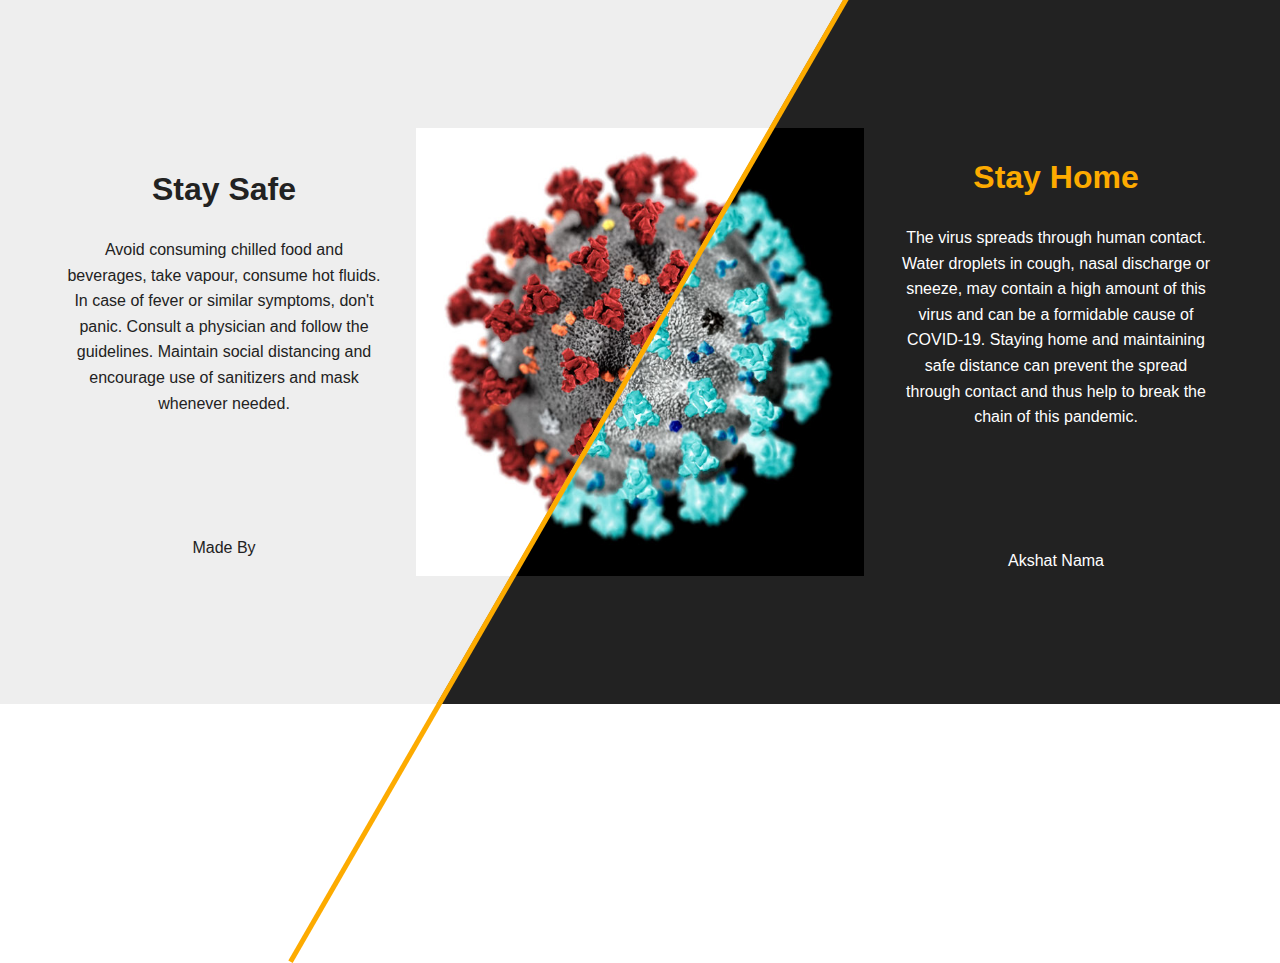
<file: index.html>
<!DOCTYPE html>
<html lang="en">
<head>
    <meta charset="UTF-8">
    <meta http-equiv="X-UA-Compatible" content="IE=edge">
    <meta name="viewport" content="width=device-width, initial-scale=1.0">
    <title>Precautions</title>
    <link rel="stylesheet" href="style.css">
</head>
<body>
  
    <section id="wrapper" class="skewed">
     
        <div class="layer bottom">
          <div class="content-wrap">
            
            <div class="content-body">
              <h1>Stay Home</h1>
              <p>The virus spreads through human contact. Water droplets in cough, nasal discharge or sneeze, may contain a high amount of this virus and can be a formidable cause of COVID-19. Staying home and maintaining safe distance can prevent the spread through contact and thus help to break the chain of this pandemic. </p>
              <br><br><br><br>Akshat Nama
            </div>
            <img src="c2.jpg" >
            
          </div>
          
        </div>
    
        <div class="layer top">
            <div class="content-wrap">
              <div class="content-body">
                <h1>Stay Safe</h1>
                <p>Avoid consuming chilled food and beverages, take vapour, consume hot fluids. In case of fever or similar symptoms, don't panic. Consult a physician and follow the guidelines. Maintain social distancing and encourage use of sanitizers and mask whenever needed. </p>
                <br><br><br><br>Made By 
              </div>
              <img src="c1.jpg" >
            </div>
          </div>
          
          <div class="handle">
        
          </div>
          
    </section>
          <script src="script.js">

          </script>
</body>
</html>
</file>
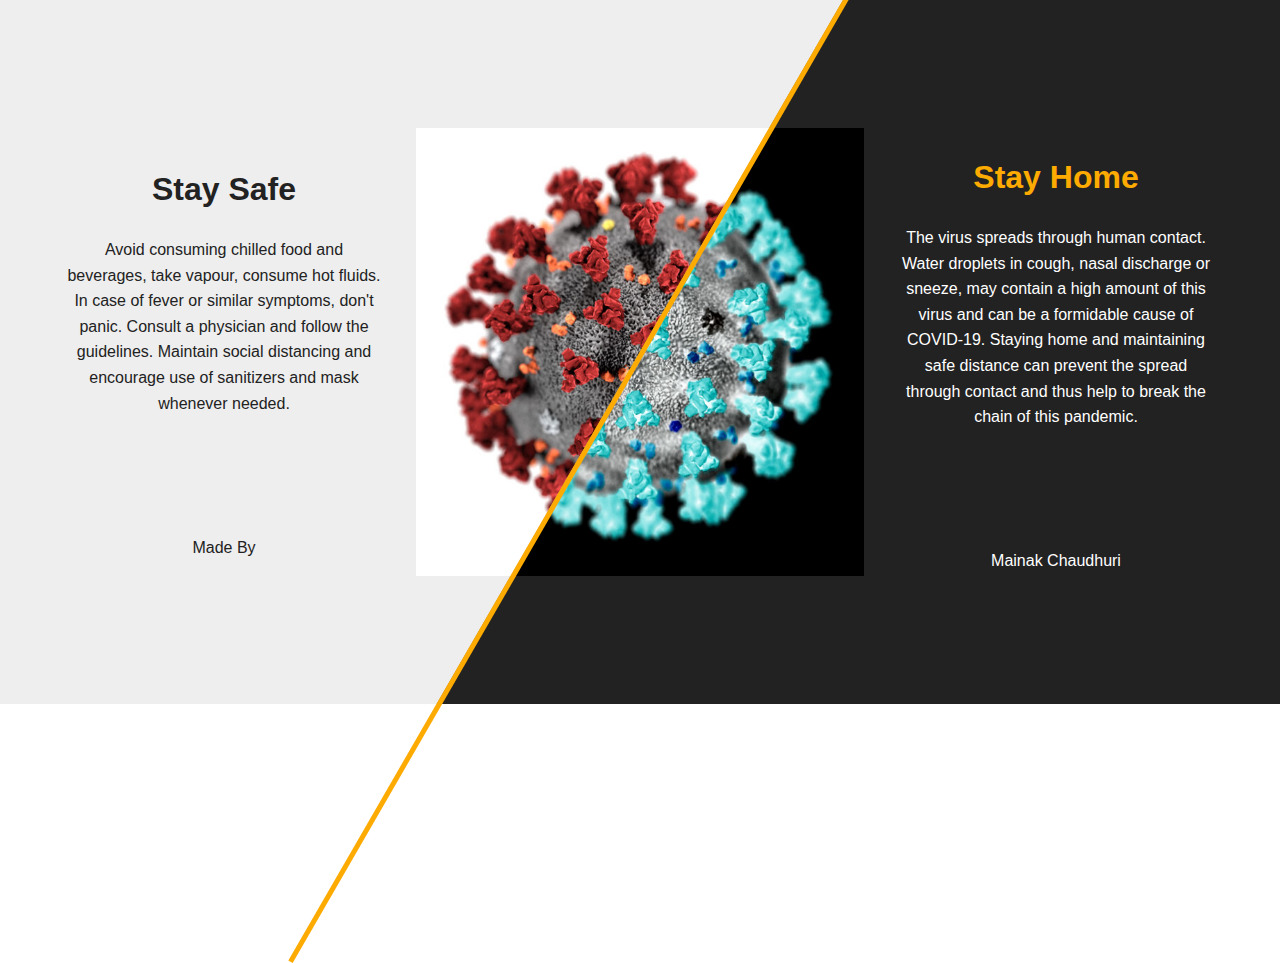
<file: precautions.html>
<!DOCTYPE html>
<html lang="en">
<head>
    <meta charset="UTF-8">
    <meta http-equiv="X-UA-Compatible" content="IE=edge">
    <meta name="viewport" content="width=device-width, initial-scale=1.0">
    <title>Precautions</title>
    <link rel="stylesheet" href="style.css">
</head>
<body>
  
    <section id="wrapper" class="skewed">
     
        <div class="layer bottom">
          <div class="content-wrap">
            
            <div class="content-body">
              <h1>Stay Home</h1>
              <p>The virus spreads through human contact. Water droplets in cough, nasal discharge or sneeze, may contain a high amount of this virus and can be a formidable cause of COVID-19. Staying home and maintaining safe distance can prevent the spread through contact and thus help to break the chain of this pandemic. </p>
              <br><br><br><br>Mainak Chaudhuri
            </div>
            <img src="c2.jpg" >
            
          </div>
          
        </div>
    
        <div class="layer top">
            <div class="content-wrap">
              <div class="content-body">
                <h1>Stay Safe</h1>
                <p>Avoid consuming chilled food and beverages, take vapour, consume hot fluids. In case of fever or similar symptoms, don't panic. Consult a physician and follow the guidelines. Maintain social distancing and encourage use of sanitizers and mask whenever needed. </p>
                <br><br><br><br>Made By 
              </div>
              <img src="c1.jpg" >
            </div>
          </div>
          
          <div class="handle">
        
          </div>
          
    </section>
          <script src="script.js">

          </script>
</body>
</html>
</file>
<file: style.css>
body{
  margin:0;
  padding:0;
  font-size:100%;
  line-height: 1.6;
  font-family: Arial, Helvetica, sans-serif;
  overflow: hidden;
}

#wrapper{
  position: relative;
  width:100%;
  min-height:55vw;
  
}

.layer{
  position: absolute;
  width:100vw;
  min-height: 55vw;
  overflow: hidden;
}

.layer .content-wrap{
  position: absolute;
  width:100vw;
  min-height: 55vw;
}

.layer .content-body{
  width:25%;
  position:absolute;
  top:50%;
  text-align: center;
  transform:translateY(-50%);
  color:#fff;
}

.layer img{
  position: absolute;
  width:35%;
  top:50%;
  left: 50%;
  transform:translate(-50%, -50%);
}

.layer h1{
  font-size:2em;
}

.bottom{
  background:#222;
  z-index:1;
}

.bottom .content-body{
  right:5%;
}

.bottom h1{
  color:#FDAB00;
}

.top{
  background:#eee;
  color:#222;
  z-index:2;
  width:50vw;
}

.top .content-body{
  left: 5%;
  color:#222;
}

.handle{
  position: absolute;
  height: 100%;
  display: block;
  background-color: #FDAB00;
  width:5px;
  top:0;
  left: 50%;
  z-index:3;
}

.skewed .handle{
  top:50%;
  transform:rotate(30deg) translateY(-50%);
  height: 200%;
  transform-origin:top;
}

.skewed .top{
  transform: skew(-30deg);
  margin-left:-1000px;
  width: calc(50vw + 1000px);
}

.skewed .top .content-wrap{
  transform: skew(30deg);
  margin-left:1000px;
}

@media(max-width:768px){
  body{
    font-size:75%;
  }
}
</file>
